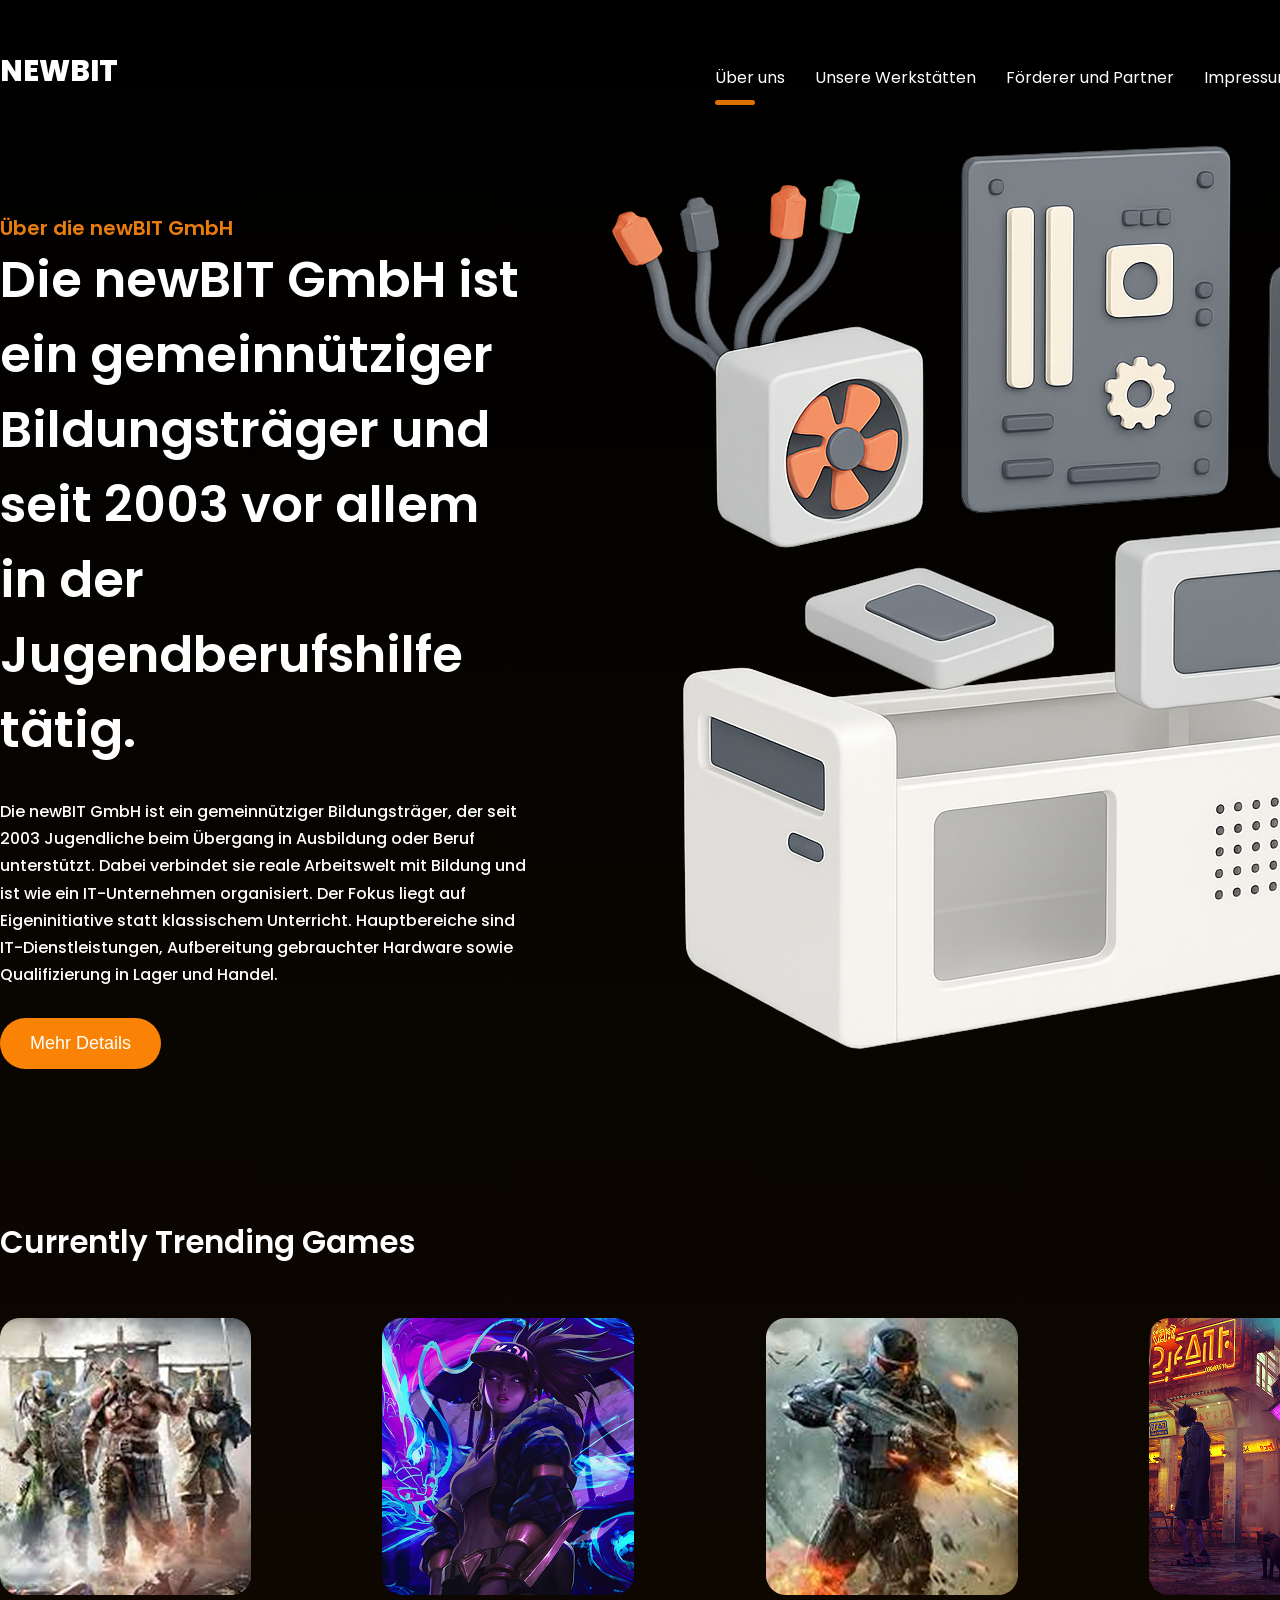
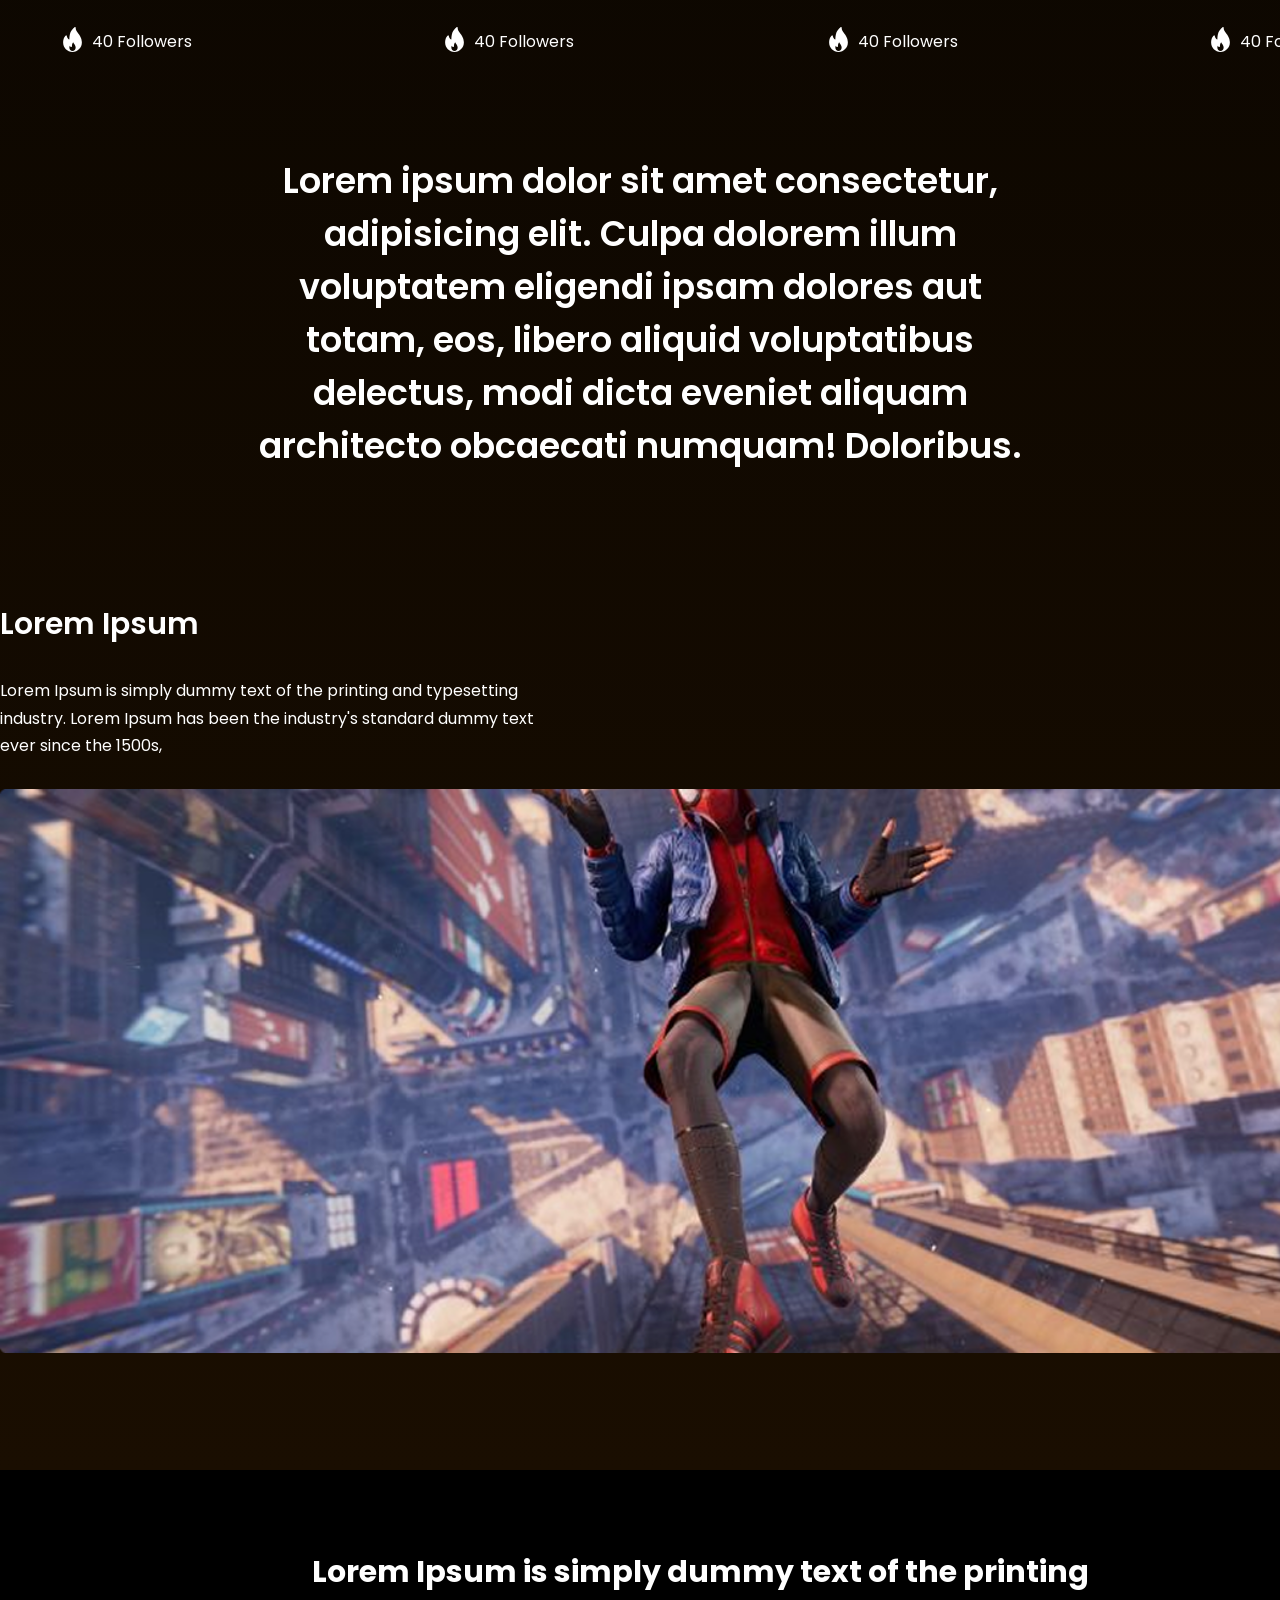
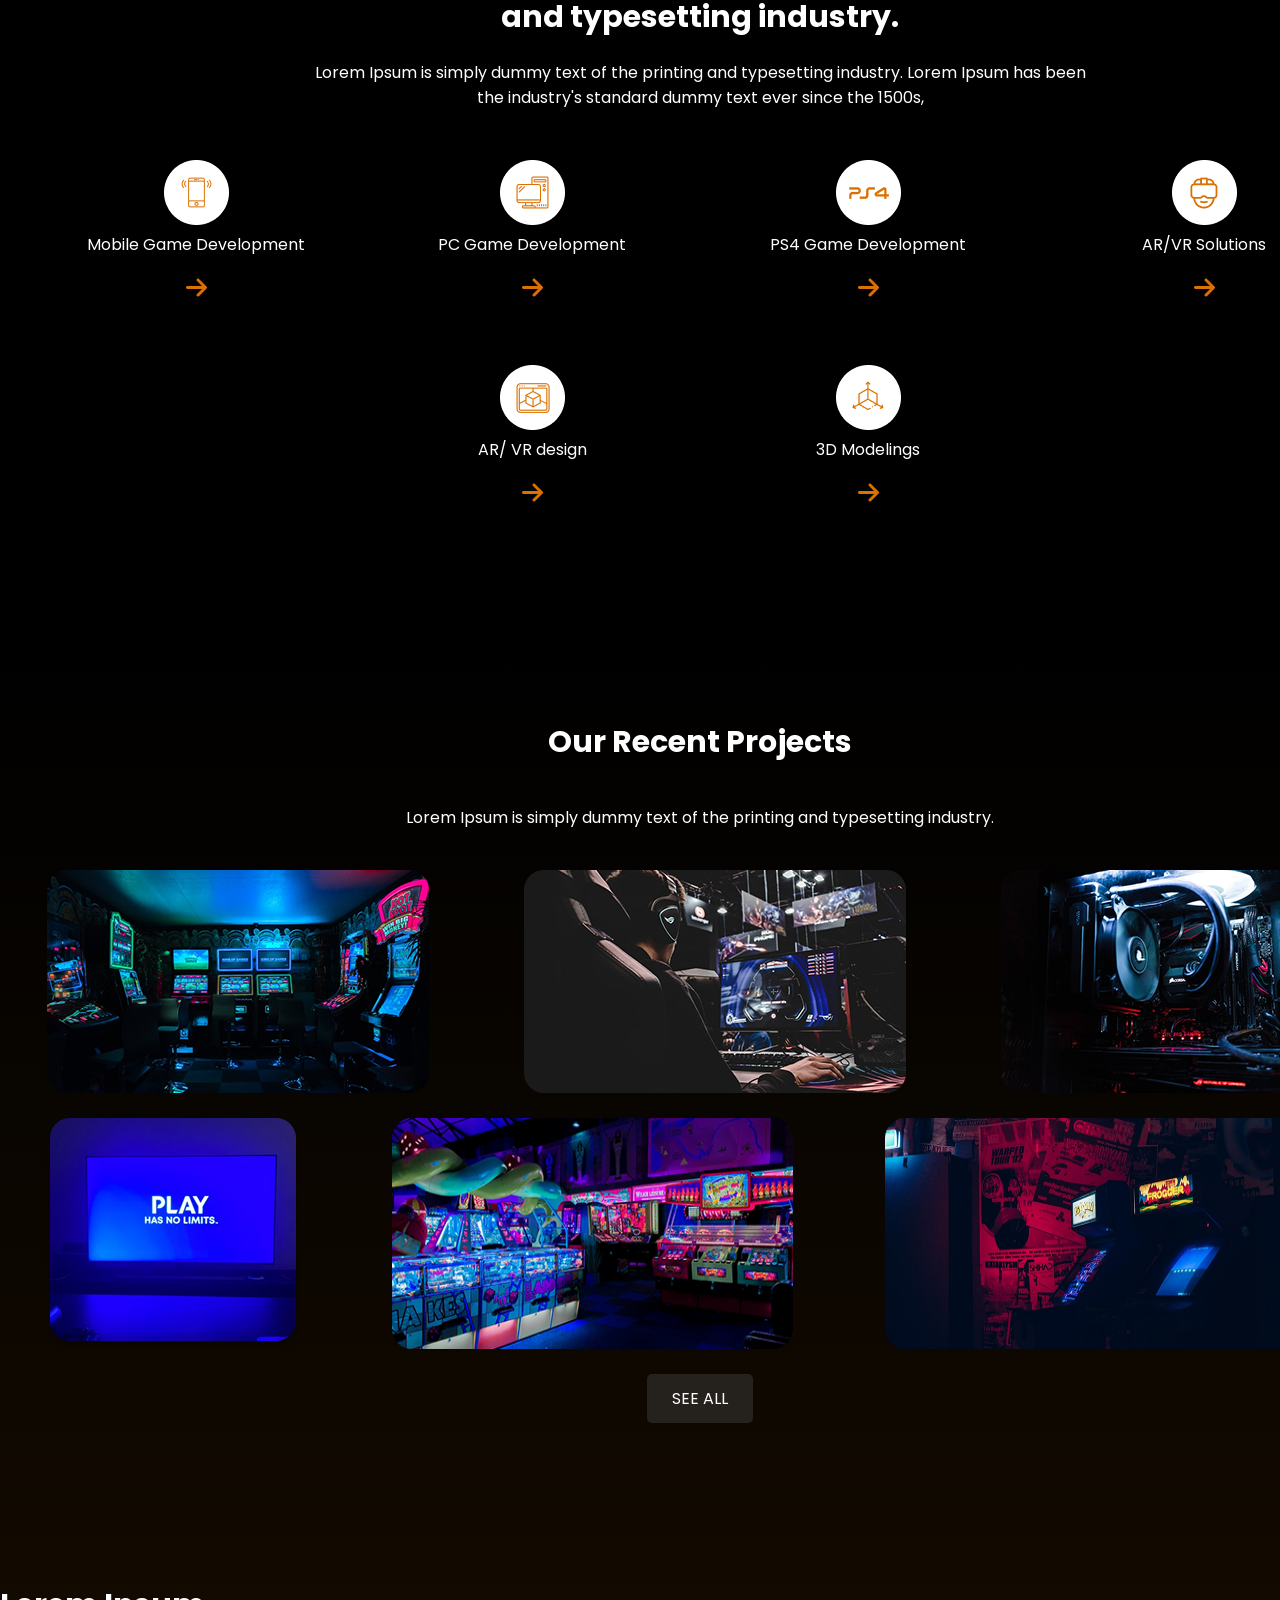
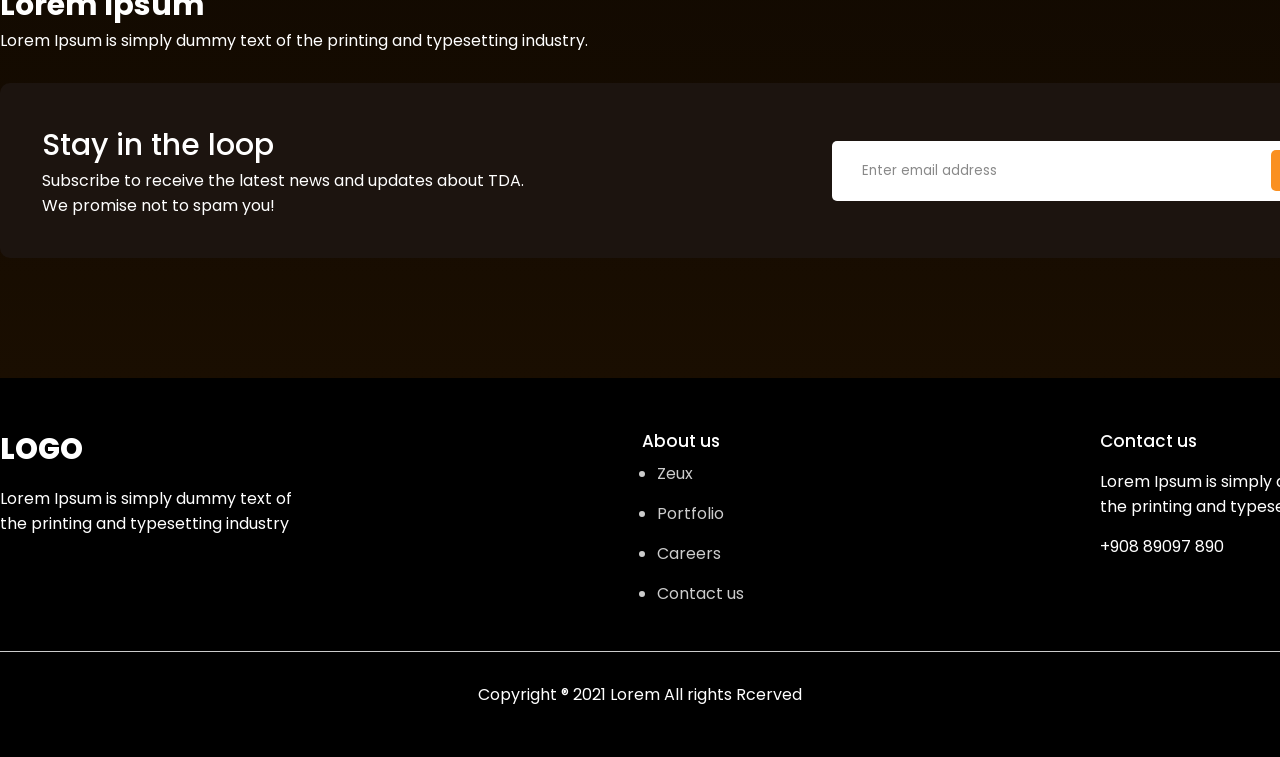
<file: index.html>
<!DOCTYPE html>
<html lang="en">
  <head>
    <meta charset="UTF-8" />
    <meta name="viewport" content="width=device-width, initial-scale=1.0">
    <title>newBIT</title>
    <link rel="stylesheet" href="main.css">
  </head>
  <body>
    <div class="wrapper">
      <header class="container">
        <span class="logo">newBIT</span>
        <nav>
          <ul>
            <li class="active"><a href="/">Über uns</a></li>
            <li><a href="/about.html">Unsere Werkstätten</a></li>
            <li><a href="#">Förderer und Partner</a></li>
            <li><a href="#">Impressum</a></li>
            <li><a href="#">Datenschutz</a></li>
            <li class="btn"><a href="/contacts.html">Kontakt</a></li>
          </ul>
        </nav>
      </header>
      <div class="hero container">
        <div class="hero--info">
          <h2>Über die newBIT GmbH</h2>
          <h1>
            Die newBIT GmbH ist ein gemeinnütziger Bildungsträger und seit 2003
            vor allem in der Jugendberufshilfe tätig.
          </h1>
          <p>
            Die newBIT GmbH ist ein gemeinnütziger Bildungsträger, der seit 2003
            Jugendliche beim Übergang in Ausbildung oder Beruf unterstützt.
            Dabei verbindet sie reale Arbeitswelt mit Bildung und ist wie ein
            IT-Unternehmen organisiert. Der Fokus liegt auf Eigeninitiative
            statt klassischem Unterricht. Hauptbereiche sind
            IT-Dienstleistungen, Aufbereitung gebrauchter Hardware sowie
            Qualifizierung in Lager und Handel.
          </p>
          <button class="btn">Mehr Details</button>
        </div>
        <img src="img/PC.png" alt="" />
      </div>
      <div class="container trending">
        <a href="#" class="see-all">SEE ALL</a>
        <h3>Currently Trending Games</h3>
        <div class="games">
          <div class="block">
            <img src="/img/game1.png" alt="">
            <span><img src="/img/fire 1.svg" alt="">40 Followers</span>
          </div>
          <div class="block">
            <img src="/img/game2.png" alt="">
            <span><img src="/img/fire 1.svg" alt="">40 Followers</span>
          </div>
          <div class="block">
            <img src="/img/game3.png" alt="">
            <span><img src="/img/fire 1.svg" alt="">40 Followers</span>
          </div>
          <div class="block">
            <img src="/img/game4.png" alt="">
            <span><img src="/img/fire 1.svg" alt="">40 Followers</span>
          </div>
        </div>

      </div>

      <div class="container big-text">
        <p>Lorem ipsum dolor sit amet consectetur, adipisicing elit. Culpa dolorem illum voluptatem eligendi ipsam dolores aut totam, eos, libero aliquid voluptatibus delectus, modi dicta eveniet aliquam architecto obcaecati numquam! Doloribus.</p>
      </div>
      <div class="container banner">
        <h3>Lorem Ipsum</h3>
        <p>Lorem Ipsum is simply dummy text of the printing and typesetting industry. Lorem Ipsum has been the industry's standard dummy text ever since the 1500s,</p>
        <img src="img/Rectangle 4.png" alt="">
      </div>
    </div>

    <div class="features">
      <div class="container">
        <h3>Lorem Ipsum is simply dummy text of the printing and typesetting industry.</h3>
        <p>Lorem Ipsum is simply dummy text of the printing and typesetting industry. Lorem Ipsum has been the industry's standard dummy text ever since the 1500s,</p>
        <div class="info">
          <div class="block">
            <img src="img/feature1.png" alt="">
            <p>Mobile Game Development</p>
            <img src="img/arrow 1.png" alt="">
          </div>
          <div class="block">
            <img src="img/feature2.png" alt="">
            <p>PC Game Development</p>
            <img src="img/arrow 1.png" alt="">
          </div>
          <div class="block">
            <img src="img/feature3.png" alt="">
            <p>PS4 Game Development</p>
            <img src="img/arrow 1.png" alt="">
          </div>
          <div class="block">
            <img src="img/feature4.png" alt="">
            <p>AR/VR Solutions</p>
            <img src="img/arrow 1.png" alt="">
          </div>
          <div class="block">
            <img src="img/feature5.png" alt="">
            <p>AR/ VR design</p>
            <img src="img/arrow 1.png" alt="">
          </div>
          <div class="block">
            <img src="img/feature6.png" alt="">
            <p>3D Modelings</p>
            <img src="img/arrow 1.png" alt="">
          </div>
        </div>
      </div>
    </div>
    <div class="wrapper">
      <div class="container projects">
        <h3>Our Recent Projects</h3>
        <p>Lorem Ipsum is simply dummy text of the printing and typesetting industry.</p>
        <div class="images">
          <img src="img/foto1.png" alt="">
          <img src="img/foto2.png" alt="">
          <img src="img/foto3.png" alt="">
        </div>
        <div class="images">
          <img src="img/foto4.png" alt="">
          <img src="img/foto5.png" alt="">
          <img src="img/foto6.png" alt="">
        </div>
        <a href="" class="see-all">SEE ALL</a>
      </div>
      <div class="container email">
        <h3>Lorem Ipsum</h3>
        <p>Lorem Ipsum is simply dummy text of the printing and typesetting industry.</p>
        <div class="block">
          <div>
            <h4>Stay in the loop</h4>
            <p>Subscribe to receive the latest news and updates about TDA.
We promise not to spam you!</p>
          </div>
          <div>
            <input type="email" id="emailField" placeholder="Enter email address">
            <button onclick="checkEmail()">Continue</button>
          </div>
        </div>
      </div>
    </div>

    
    <footer>
      <div class="blocks container">
        <div>
          <span class="logo">logo</span>
          <p>Lorem Ipsum is simply dummy text of the printing and typesetting industry</p>
        </div>
        <div>
          <h4>About us</h4>
          <ul>
            <li>Zeux</li>
            <li>Portfolio</li>
            <li>Careers</li>
            <li>Contact us</li>
          </ul>
        </div>
        <div>
          <h4>Contact us</h4>
          <p>Lorem Ipsum is simply dummy text of the printing and typesetting industry.</p>
          <p>+908 89097 890</p>
        </div>
      </div>
      <hr>
      <p>Copyright ® 2021 Lorem All rights Rcerved</p>
    </footer>
    <script>
      function checkEmail() {
        let email = document.querySelector('#emailField').value;
        if (!email.includes('@')) alert('Нет символа @');
        else if (!email.includes('.')) alert('Нет символа .');
        else alert('Все отлично!');
      }
    </script>
  </body>
</html>
</file>
<file: main.css>
@import url("https://fonts.googleapis.com/css2?family=Poppins:wght@400;500;700;800&display=swap");

* {
  margin: 0;
  padding: 0;
}
body {
  font-family: "Poppins", sans-serif;
  font-weight: 400;
  color: #fff;
  font-size: 16px;
  background: #000;
}

a {
  text-decoration: none;
}

img {
  max-width: 100%;
}

.wrapper {
  background: linear-gradient(
    180deg,
    rgba(0, 0, 0, 1) 0%,
    rgba(26, 14, 1, 1) 100%
  );
  width: 100%;
  overflow-x: hidden;
}

.container {
  width: 1400px;
  margin: 0 auto;
}

header {
  padding: 50px 0;
}

header .logo {
  text-transform: uppercase;
  font-size: 29px;
  font-weight: 800;
}

header nav {
  float: right;
  width: 50%;
}

header nav ul {
  list-style: none;
  display: flex;
  justify-content: space-between;
  z-index: 2;
  position: relative;
}

header nav ul li {
    display: inline-block;
}

header nav ul li a {
    color: #fff;
}

header nav ul li.active::after {
    content: '';
    display: block;
    width: 40px;
    height: 5px;
    background: #DC7000;
    border-radius: 10px;
    position: relative;
    top: 10px;
    left: -15 px;
}

header nav ul li:not(.active):not(btn) a:hover {
    border-bottom: 5px solid #DC7000;
}

header nav ul li.btn a {
    background: #FA9021;
    padding: 9px 17px;
    border-radius: 5px;
    transition: all 500ms ease;
}

header nav ul li.btn a:hover {
    background: #a02604;
}

li {
  margin: 15px;
  white-space: nowrap;
}

.hero {
    padding-bottom: 100px;
    position: relative;
    z-index: 1;
}

.hero--info {
    width: 530px;
    padding-top: 70px;
}

.hero--info h2 {
    color: #e87d0e;
    font-size: 20px;
    font-weight: 600;
}

.hero--info h1 {
    font-size: 50px;
    font-weight: 600;
}

.hero--info p {
    font-weight: 500;
    line-height: 170%;
    margin: 30px 0;
}

.hero--info .btn {
    background: #FA8305;
    color: #fff;
    border-radius: 50px;
    padding: 15px 30px;
    border: 0;
    transition: all 500ms ease;
    font-size: 18px;
}

.hero--info .btn:hover {
    cursor: pointer;
    transform: scale(1.1);
}

.hero img {
    position: absolute;
    top: -50px;
    right: -150px;
}

.trending h3 {
  font-weight:600;
  font-size: 31px;
}

.trending {
  padding-top: 50px;
}

.trending .see-all, .projects .see-all {
  color: #fff;
  background: #25211d;
  border-radius: 5px;
  padding: 12px 23px;
  float: right;
  display: block;
  transition: all 50ms ease;
}


.trending .see-all:hover, .projects .see-all:hover {
  transform: scale(1.1);
}

.trending .games {
  display: flex;
  justify-content: space-between;
  width: 100%;
  padding: 50px 0;
}
.trending .games span {
  display: block;
  text-align: center;
  margin-top: 20px;
}

.trending .games span img {
  position: relative;
  top: 5px;
  margin-right: 7px;
}

.big-text {
  padding: 50px 0;
  font-size: 35px;
  font-weight: 600;
  text-align: center;
  width: 800px;
}

.banner {
  padding: 80px 0;
}

.banner h3 {
  font-size: 30px;
  font-weight: 600;
  margin-bottom: 30px;
}

.banner p {
  line-height: 170%;
  margin-bottom: 30px;
  width: 550px;
}

.banner img {
  width: 100%;
  margin-bottom: 30px;
}

.features {
  background: url('/img/Rectangle\ 5.png') no-repeat center center fixed;
  background-size: cover;
  padding: 80px 0;
}

.features h3,
.features p {
  margin-bottom: 20px;
  text-align: center;
  max-width: 800px;
  margin-left: auto;
  margin-right: auto;
}

.features h3 {
  font-size: 30px;
}

.features .info {
  display: flex;
  justify-content: center;
  flex-wrap: wrap;
}

.features .info .block {
  text-align: center;
  width: 20%;
  margin: 30px 2%;
}

.features .info . .block img {
  margin-bottom: 15px;
}

.projects {
  padding: 100px 0;
}
.projects h3 {
  font-size: 30px;
  text-align: center;
}

.projects p {
  margin: 40px 0;
  text-align: center;
}

.projects .images {
  display: flex;
  justify-content: space-around;
  margin-bottom: 25px;
}


.projects .see-all {
  float: none;
  width: 60px;
  text-align: center;
  margin: 0 auto;
}
.email {
  padding-bottom: 120px;
}

.email h3 {
  margin-top: 60px;
  font-size: 30px;
}

.email .block {
  background: #1C140f;
  margin-top: 30px;
  border-radius: 10px;
  padding: 40px 3%;
  width: 94%;
  display: flex;
  justify-content: space-between;
  align-items: center;
}

.email .block h4 {
  font-size: 30px;
  font-weight: 500;
}

.email .block p {
  width: 500px;
}

.email .block input {
  background: #fff;
  outline: none;
  border: 0;
  border-radius: 5px;
  width: 380px;
  font-family: 'Poppins', sans-serif;
  font-weight: 400;
  padding: 20px 30px;
  position: relative;
  right: -95px;
  z-index: 1;
  padding-right: 120px;
}

.email .block input::placeholder {
  color: #898989;
}

.email .block button {
  background: #FA9021;
  padding: 9px 17px;
  border-radius: 5px;
  transition: all 500ms ease;
}

.email .block button:hover {
  background: #a02604;
}

.email .block button {
  cursor: pointer;
  border: 0;
  padding: 13px 17px;
  position: relative;
  z-index: 2;
  color: #fff;
}

.hero-about {
  position: relative;
}

.hero-about .info {
  width: 500px;
  padding: 250px 0;
}

.hero-about .info h1 {
  margin-bottom: 15px;
  font-size: 30px;
}

.hero-about .info .btn {
  background: #fa8305;
  color: #fff;
  border-radius: 50px;
  padding: 15px 30px;
  border: 0;
  transition: all 500ms ease;
  font-size: 17px;
  margin-top: 20px;
}

.hero-about .info .btn:hover {
  cursor: pointer;
  transform: scale(1.1);
}

.hero-about img {
  position: absolute;
  right: -150px;
  top: 0; 
}

.work {
  padding: 80px 0;
}

.work h2 {
  font-size: 25px;
  margin-bottom: 40px;
}

.work .blocks {
  display: flex;
  justify-content: space-between ;
}

.work .blocks .block {
  width: 25%;
  border-radius: 10px;
  padding: 50px 35px;
  background: #1c140f;
}

.work .blocks .block h3 {
  font-size: 20px;
  margin: 20px 0;
}

.work .blocks .block .badge {
  border-radius: 7px;
  padding: 10px 20px;
}

.work .blocks .block .badge.purple {
  background: #560f67;
}

.work .blocks .block .badge.brown {
  background: #31190d;
}

.work .blocks .block .badge.green {
  background: #192a1d;
}

.hero-contacts h1 {
  text-align: center;
  margin-top: 70px;
  margin-bottom: 30px;
  font-size: 33px;
}

.hero-contacts p {
  text-align: center;
}

.hero-contacts img {
  width: 70%;
  margin: 80px 15%;
}

.feedback {
  padding: 70px 0;
  background: #1c140f;
}
.feedback h2 {
  text-align: center;
  font-weight: 500;
  font-size: 30px;
}

.feedback p {
  text-align: center;
  margin-top: 10px;
}

.feedback form {
  margin: 80px auto;
  width: 600px;
}

.feedback form .inline {
  display: flex;
  justify-content: space-between;
}

.feedback form .inline > div {
  width: 50%;
}

.feedback form label {
  color: #4f4f4f;
  font-size: 14px;
}

.feedback form input,
.feedback form textarea {
  background: #2c2420;
  border-radius: 10px;
  border: 0.6px solid #cecece;
  display: block;
  width: 90%;
  padding: 15px 10px;
  outline: none;
  color: #fff;
  margin-top: 7px;
  margin-bottom: 20px;
}

.feedback form .one-line {
  width: 96%;
}

.feedback from textarea {
  resize: none;
  height: 200px;
}

.feedback form button {
  background: #DC7000;
  border-radius: 5px;
  border: 0;
  float: right;
  cursor: pointer;
  color: #fff;
  padding: 15px 35px;
  transition: all 500ms ease;
}

.feedback from button:hover {
  background: #b01414;
}




footer {
  background: #000;
  padding: 50px 0;
}

footer .blocks {
  display: flex;
  justify-content: space-between;
}

footer .blocks .logo {
  text-transform: uppercase;
  font-size: 29px;
  font-weight: 800;
}

footer .blocks p {
  width: 300px;
  margin: 15px 0;
}

footer .blocks h4 {
  font-weight: 500;
  font-size: 17px;
}

footer . .blocks ul {
  list-style: none;
}

footer .blocks ul li {
  margin-top: 7px;
  opacity: 0.8;
}

footer hr {
  margin: 30px 0;
  border: 0;
  height: 0.6px;
  background: #ccc;
}

footer > p {
  text-align: center;
}
</file>
